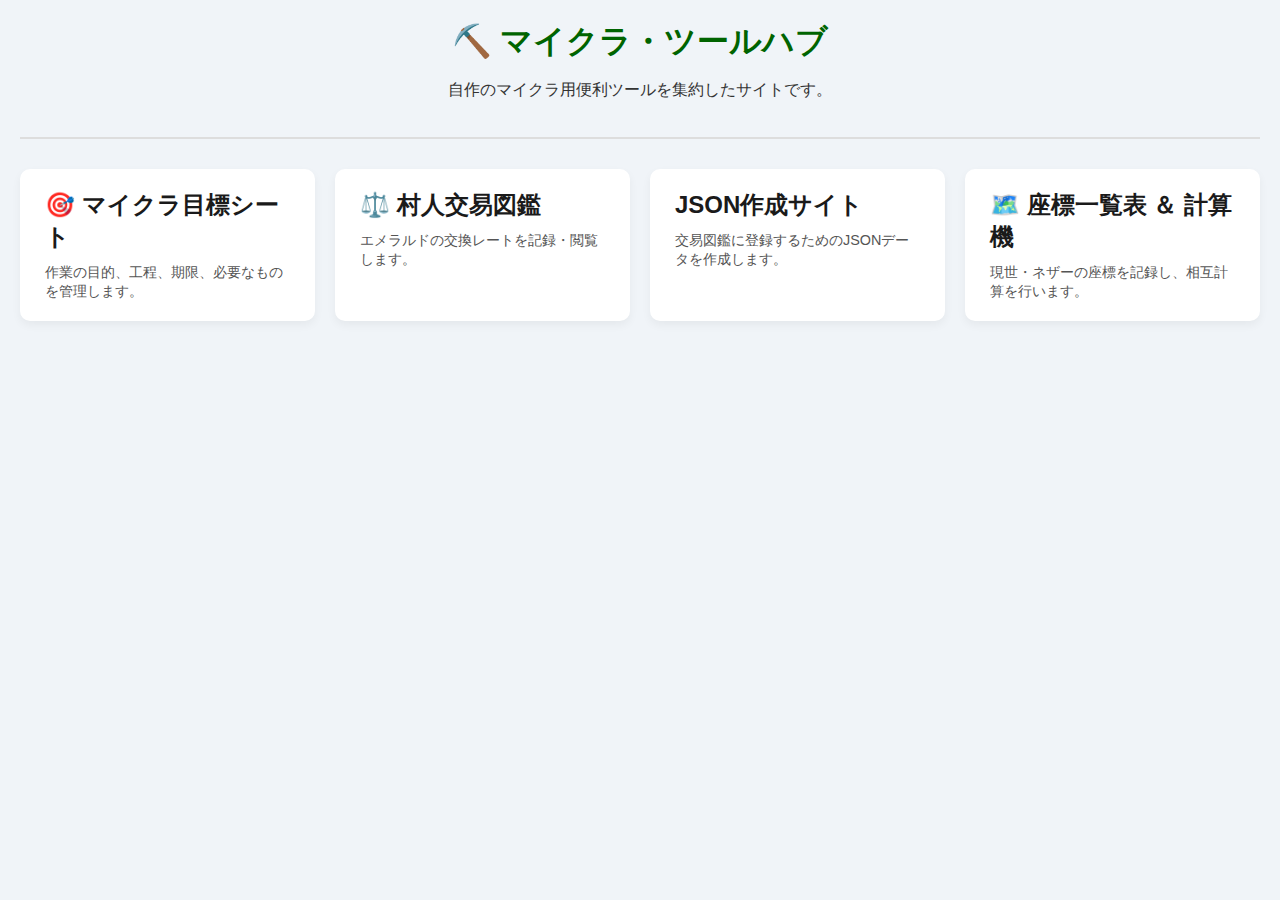
<file: minecraft-tools/index.html>
<!DOCTYPE html>
<html lang="ja">
<head>
    <meta charset="UTF-8">
    <meta name="viewport" content="width=device-width, initial-scale=1.0">
    <title>マイクラ・ツールハブ</title>
    <link rel="stylesheet" href="style.css">
</head>
<body>
    <header>
        <h1>⛏️ マイクラ・ツールハブ</h1>
        <p>自作のマイクラ用便利ツールを集約したサイトです。</p>
    </header>

    <main>
        <nav class="tool-menu">
            <ul>
                <li>
                    <a href="goal.html">
                        <h2>🎯 マイクラ目標シート</h2>
                        <p>作業の目的、工程、期限、必要なものを管理します。</p>
                    </a>
                </li>
                <li>
                    <a href="trades.html">
                        <h2>⚖️ 村人交易図鑑</h2>
                        <p>エメラルドの交換レートを記録・閲覧します。</p>
                    </a>
                </li>
                <li>
                    <a href="json_tool.html">
                        <h2>JSON作成サイト</h2>
                        <p>交易図鑑に登録するためのJSONデータを作成します。</p>
                    </a>
                </li>
                <li>
                    <a href="coords.html">
                        <h2>🗺️ 座標一覧表 ＆ 計算機</h2>
                        <p>現世・ネザーの座標を記録し、相互計算を行います。</p>
                    </a>
                </li>
            </ul>
        </nav>
    </main>
</body>
</html>
</file>
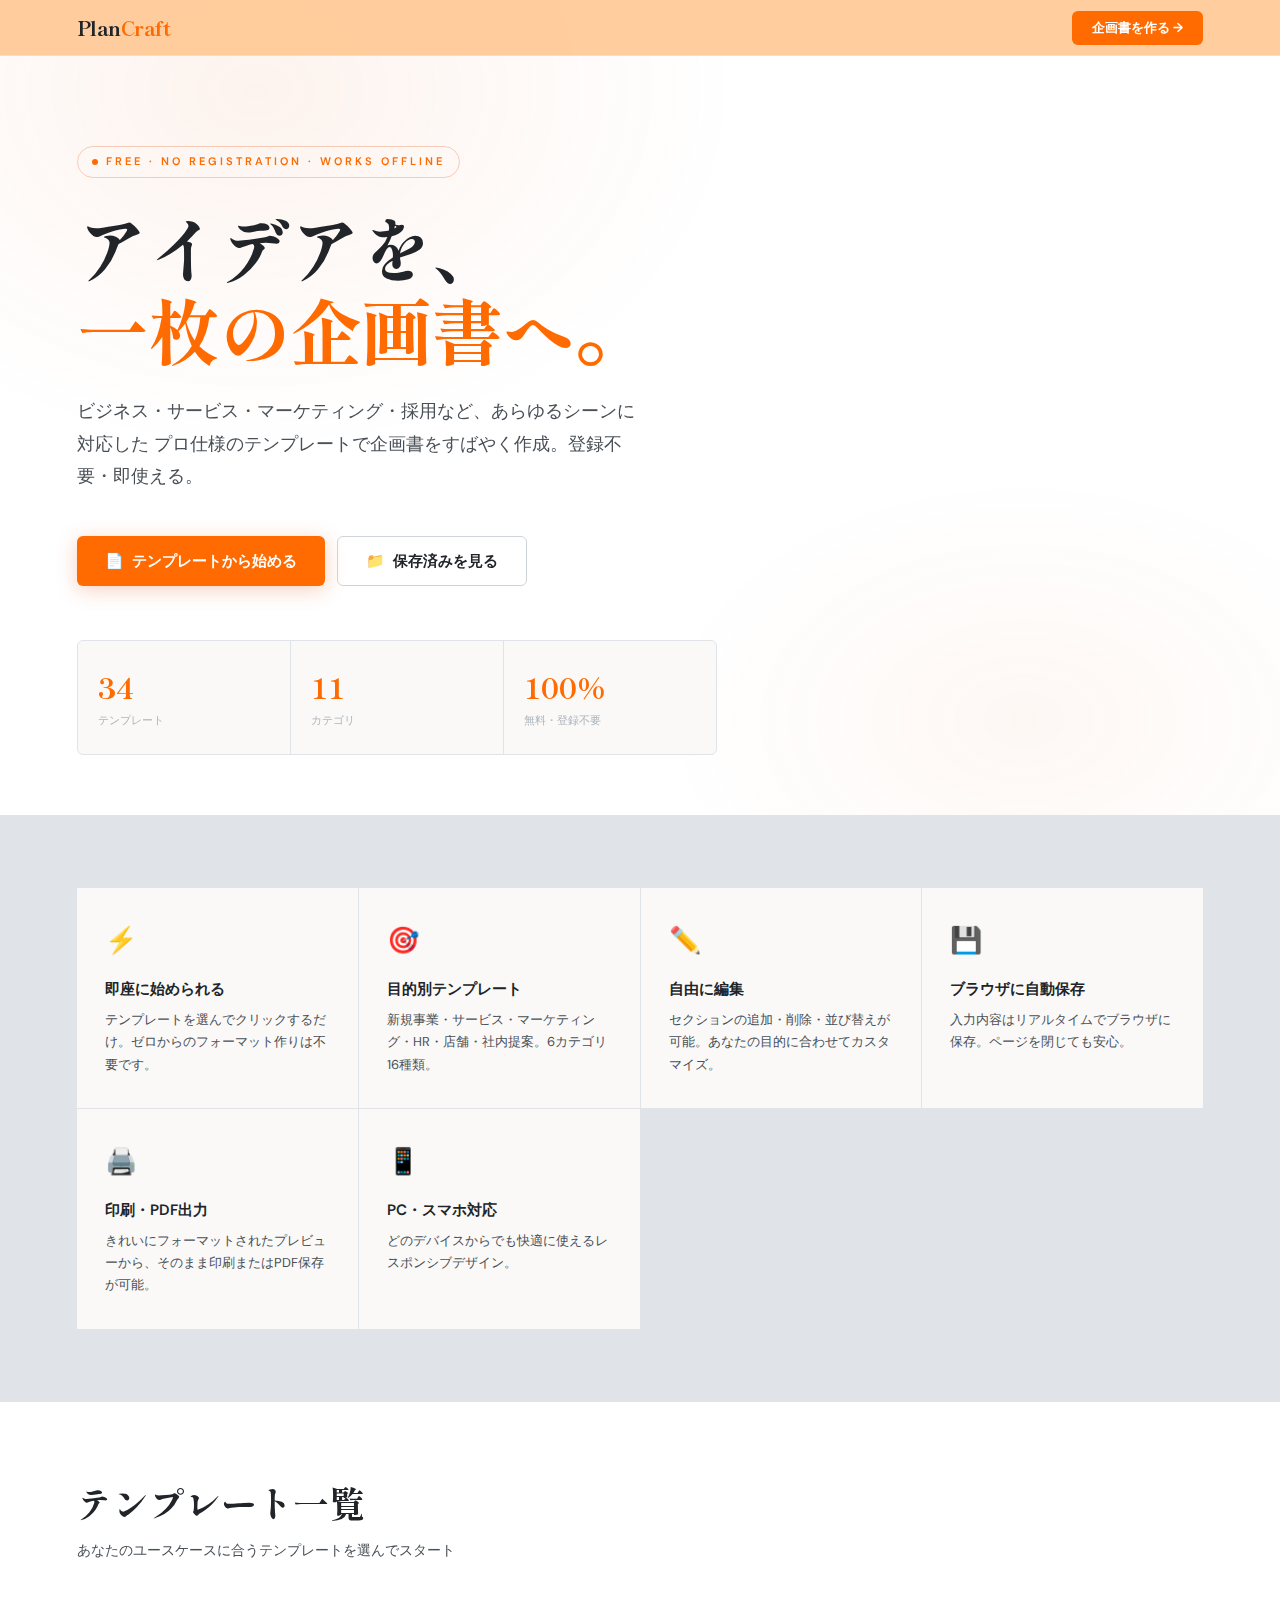
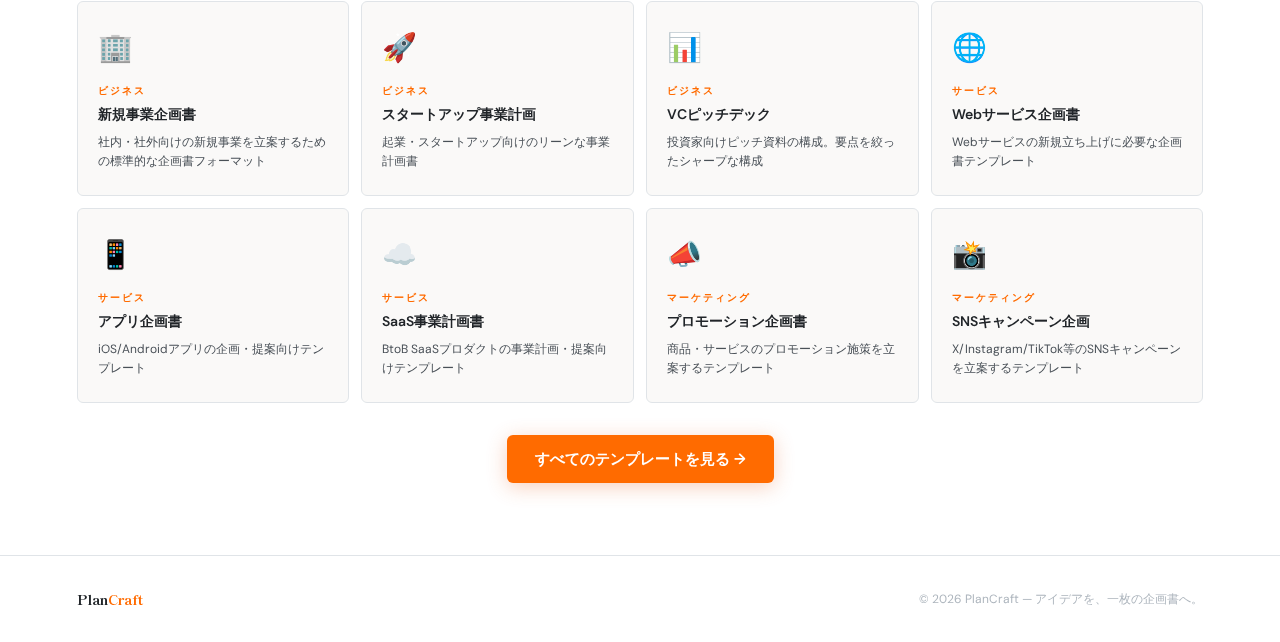
<file: PlanCraft/index.html>
<!DOCTYPE html>
<html lang="ja">
<head>
<meta charset="UTF-8">
<meta name="viewport" content="width=device-width, initial-scale=1.0">
<title>PlanCraft — 企画書を、すばやく。</title>
<script src="templates.js"></script>
<link rel="stylesheet" href="style.css"></link>
</head>
<body>
<!-- ════════════════════════════════
     LANDING VIEW
════════════════════════════════ -->
<div id="view-landing" class="view active">
  <nav class="land-nav">
    <div class="land-logo">Plan<span>Craft</span></div>
    <button class="land-nav-btn" onclick="showView('templates')">企画書を作る →</button>
  </nav>

  <div class="land-hero">
    <div class="land-eyebrow">Free · No Registration · Works Offline</div>
    <h1 class="land-h1">アイデアを、<br><em>一枚の企画書へ。</em></h1>
    <p class="land-sub">
      ビジネス・サービス・マーケティング・採用など、あらゆるシーンに対応した
      プロ仕様のテンプレートで企画書をすばやく作成。登録不要・即使える。
    </p>
    <div class="land-cta">
      <button class="btn-primary" onclick="showView('templates')">
        <span>📄</span> テンプレートから始める
      </button>
      <button class="btn-secondary" onclick="showView('mydocs')">
        <span>📁</span> 保存済みを見る
      </button>
    </div>
  </div>

  <div class="land-stats">
    <div class="stat-item">
      <div class="stat-num">34</div>
      <div class="stat-label">テンプレート</div>
    </div>
    <div class="stat-item">
      <div class="stat-num">11</div>
      <div class="stat-label">カテゴリ</div>
    </div>
    <div class="stat-item">
      <div class="stat-num">100%</div>
      <div class="stat-label">無料・登録不要</div>
    </div>
  </div>

  <div class="land-features">
    <div class="feat-card">
      <div class="feat-icon">⚡</div>
      <div class="feat-title">即座に始められる</div>
      <div class="feat-desc">テンプレートを選んでクリックするだけ。ゼロからのフォーマット作りは不要です。</div>
    </div>
    <div class="feat-card">
      <div class="feat-icon">🎯</div>
      <div class="feat-title">目的別テンプレート</div>
      <div class="feat-desc">新規事業・サービス・マーケティング・HR・店舗・社内提案。6カテゴリ16種類。</div>
    </div>
    <div class="feat-card">
      <div class="feat-icon">✏️</div>
      <div class="feat-title">自由に編集</div>
      <div class="feat-desc">セクションの追加・削除・並び替えが可能。あなたの目的に合わせてカスタマイズ。</div>
    </div>
    <div class="feat-card">
      <div class="feat-icon">💾</div>
      <div class="feat-title">ブラウザに自動保存</div>
      <div class="feat-desc">入力内容はリアルタイムでブラウザに保存。ページを閉じても安心。</div>
    </div>
    <div class="feat-card">
      <div class="feat-icon">🖨️</div>
      <div class="feat-title">印刷・PDF出力</div>
      <div class="feat-desc">きれいにフォーマットされたプレビューから、そのまま印刷またはPDF保存が可能。</div>
    </div>
    <div class="feat-card">
      <div class="feat-icon">📱</div>
      <div class="feat-title">PC・スマホ対応</div>
      <div class="feat-desc">どのデバイスからでも快適に使えるレスポンシブデザイン。</div>
    </div>
  </div>

  <div class="land-tmpl-section">
    <p class="section-heading">テンプレート一覧</p>
    <p class="section-sub">あなたのユースケースに合うテンプレートを選んでスタート</p>
    <div class="tmpl-grid" id="landing-tmpl-grid"></div>
    <div style="margin-top:32px;text-align:center;">
      <button class="btn-primary" onclick="showView('templates')" style="margin:0 auto;">
        すべてのテンプレートを見る →
      </button>
    </div>
  </div>

  <footer class="land-footer">
    <div class="land-footer-logo">Plan<span>Craft</span></div>
    <small>© 2026 PlanCraft — アイデアを、一枚の企画書へ。</small>
  </footer>
</div>

<!-- ════════════════════════════════
     TEMPLATE BROWSER VIEW
════════════════════════════════ -->
<div id="view-templates" class="view">
  <header class="tmpl-header">
    <div class="tmpl-logo" onclick="showView('landing')">Plan<span>Craft</span></div>
    <div class="tmpl-search-wrap">
      <span class="tmpl-search-icon">🔍</span>
      <input class="tmpl-search" id="tmpl-search-input" type="text" placeholder="テンプレートを検索..." oninput="filterTemplates()">
    </div>
    <button class="tmpl-back-btn" onclick="showView('mydocs')">📁 マイ企画書</button>
  </header>
  <div class="tmpl-body">
    <div class="cat-filters" id="cat-filters"></div>
    <div class="tmpl-grid" id="tmpl-grid-main"></div>
  </div>
</div>

<!-- ════════════════════════════════
     EDITOR VIEW
════════════════════════════════ -->
<div id="view-editor" class="view">
  <!-- Sidebar overlay -->
  <div class="sidebar-overlay" id="sidebar-overlay" onclick="closeSidebar()"></div>

  <!-- Sidebar -->
  <aside class="ed-sidebar" id="ed-sidebar">
    <div class="ed-sidebar-header">
      <div class="ed-sidebar-logo" onclick="goHome()">Plan<span>Craft</span></div>
      <button class="ed-section-act-btn" onclick="closeSidebar()" title="閉じる">✕</button>
    </div>
    <div class="ed-sidebar-body">
      <div class="ed-doc-info">
        <input class="ed-doc-title-input" id="ed-doc-title" type="text" placeholder="企画書タイトル" oninput="updateDocTitle(this.value)">
        <div class="ed-doc-tmpl-badge" id="ed-tmpl-badge">— テンプレート —</div>
      </div>
      <div class="ed-section-list-label">セクション</div>
      <div id="ed-section-nav"></div>
    </div>
    <div class="ed-sidebar-footer">
      <button class="ed-action-btn primary" onclick="goPreview()">👁 プレビュー・出力</button>
      <button class="ed-action-btn ghost" onclick="saveDocument()">💾 保存</button>
      <button class="ed-action-btn ghost" onclick="showView('templates')">＋ 新しい企画書</button>
    </div>
  </aside>

  <!-- Main -->
  <div class="ed-main">
    <div class="ed-topbar">
      <button class="ed-menu-btn" id="ed-menu-btn" onclick="toggleSidebar()">☰</button>
      <div class="ed-progress-wrap">
        <div class="ed-progress-label">
          <span>入力進捗</span>
          <span id="ed-progress-pct">0%</span>
        </div>
        <div class="ed-progress-bar">
          <div class="ed-progress-fill" id="ed-progress-fill" style="width:0%"></div>
        </div>
      </div>
      <div class="ed-topbar-actions">
        <button class="ed-topbar-btn outline" onclick="saveDocument()">💾 保存</button>
        <button class="ed-topbar-btn filled" onclick="goPreview()">👁 プレビュー</button>
      </div>
    </div>
    <div class="ed-content" id="ed-content">
      <!-- sections injected here -->
    </div>
  </div>
</div>

<!-- ════════════════════════════════
     PREVIEW VIEW
════════════════════════════════ -->
<div id="view-preview" class="view">
  <aside class="prev-sidebar">
    <h3>出力・操作</h3>
    <button class="prev-action primary" onclick="printDoc()">🖨 印刷 / PDF保存</button>
    <button class="prev-action ghost" onclick="copyMarkdown()">📋 Markdownコピー</button>
    <button class="prev-action ghost" onclick="backToEditor()">✏️ 編集に戻る</button>
    <button class="prev-back" onclick="goHome()">← ホームへ</button>
  </aside>
  <div class="prev-main" id="prev-main">
    <!-- rendered doc injected here -->
  </div>
</div>

<!-- ════════════════════════════════
     MY DOCS VIEW
════════════════════════════════ -->
<div id="view-mydocs" class="view">
  <header class="mydocs-header">
    <div class="mydocs-logo" onclick="showView('landing')">Plan<span>Craft</span></div>
    <button class="btn-primary" style="font-size:13px;padding:8px 18px;" onclick="showView('templates')">＋ 新しい企画書</button>
  </header>
  <div class="mydocs-body">
    <div class="mydocs-title-row">
      <h2 class="mydocs-heading">マイ企画書</h2>
      <span id="mydocs-count" style="font-size:13px;color:var(--text3)">0件</span>
    </div>
    <div class="docs-grid" id="docs-grid"></div>
  </div>
</div>

<!-- ════════════════════════════════
     MODAL
════════════════════════════════ -->
<div class="modal-overlay" id="modal-overlay">
  <div class="modal">
    <h3 id="modal-title">確認</h3>
    <p id="modal-body">よろしいですか？</p>
    <div class="modal-actions">
      <button class="modal-btn cancel" onclick="closeModal()">キャンセル</button>
      <button class="modal-btn danger" id="modal-confirm-btn">削除する</button>
    </div>
  </div>
</div>

<!-- Toast container -->
<div class="toast-container" id="toast-container"></div>

<script src="script.js"></script>
</body>
</html>
</file>
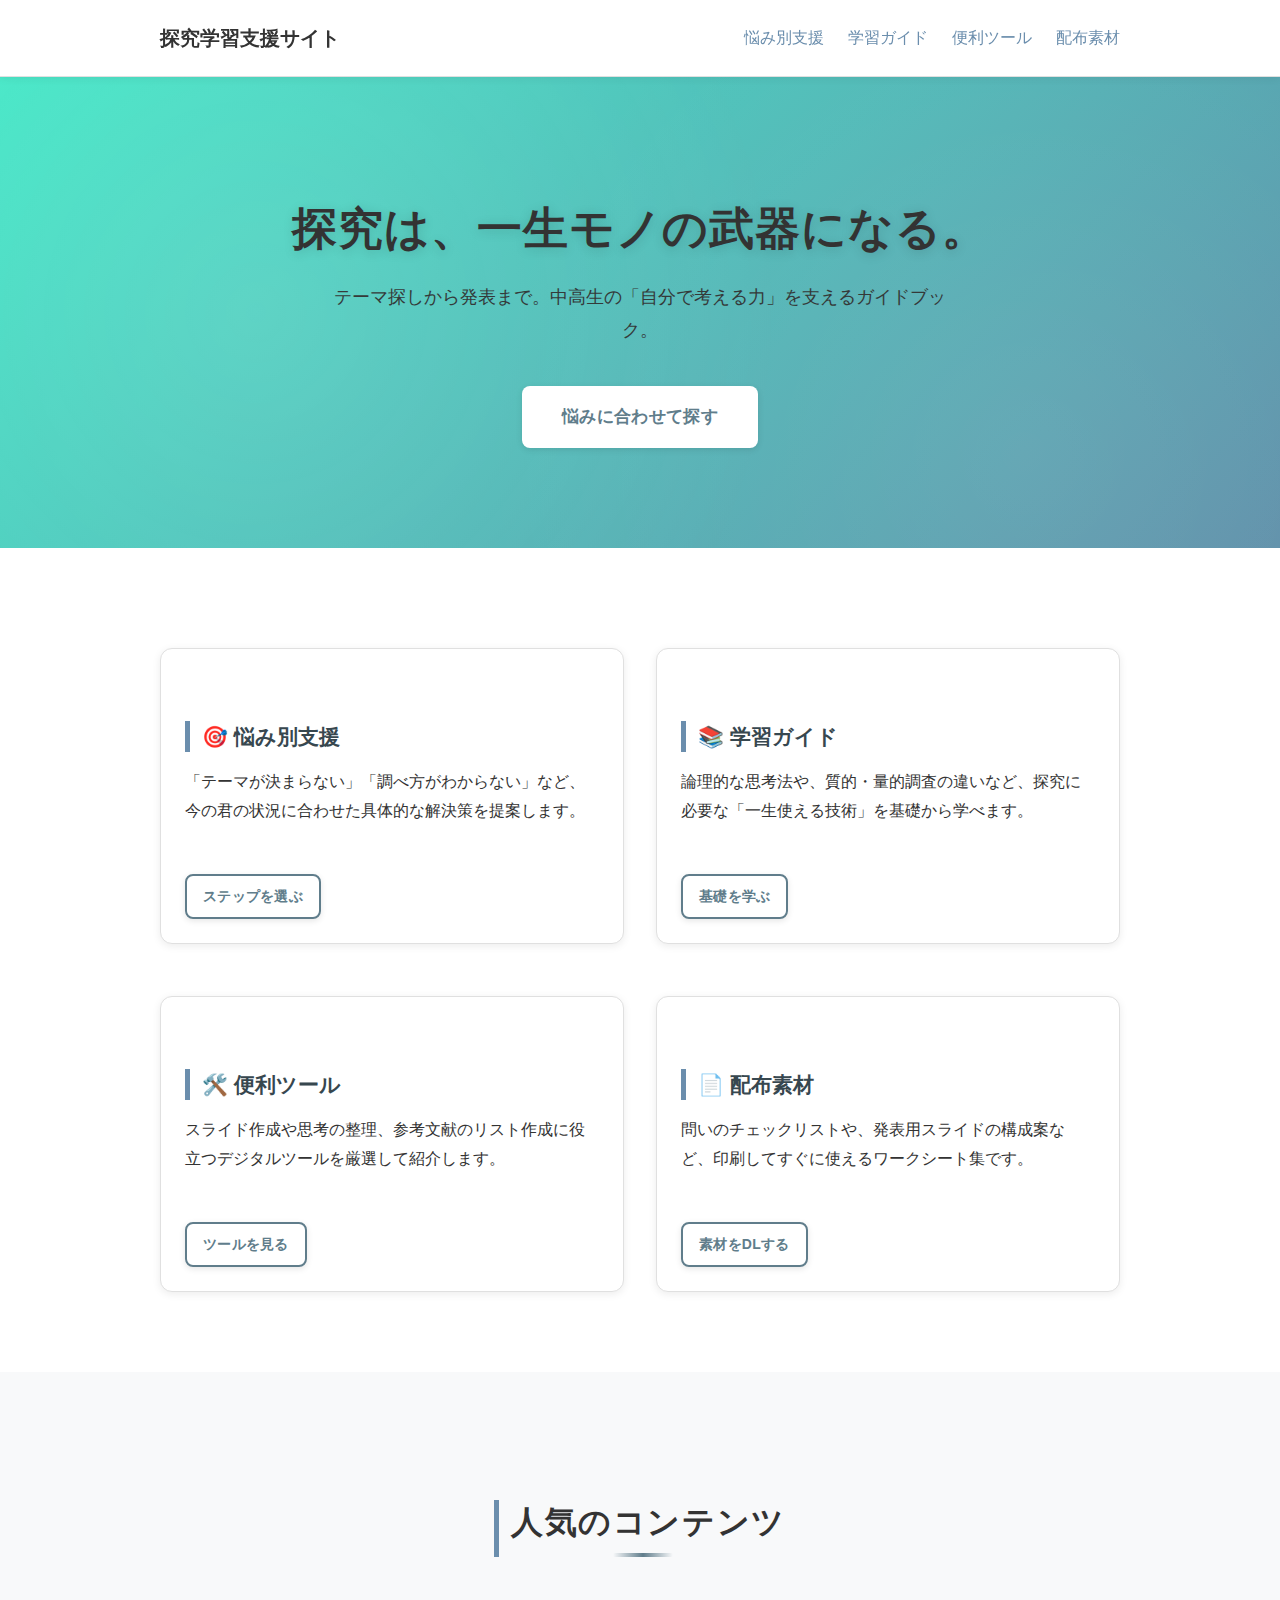
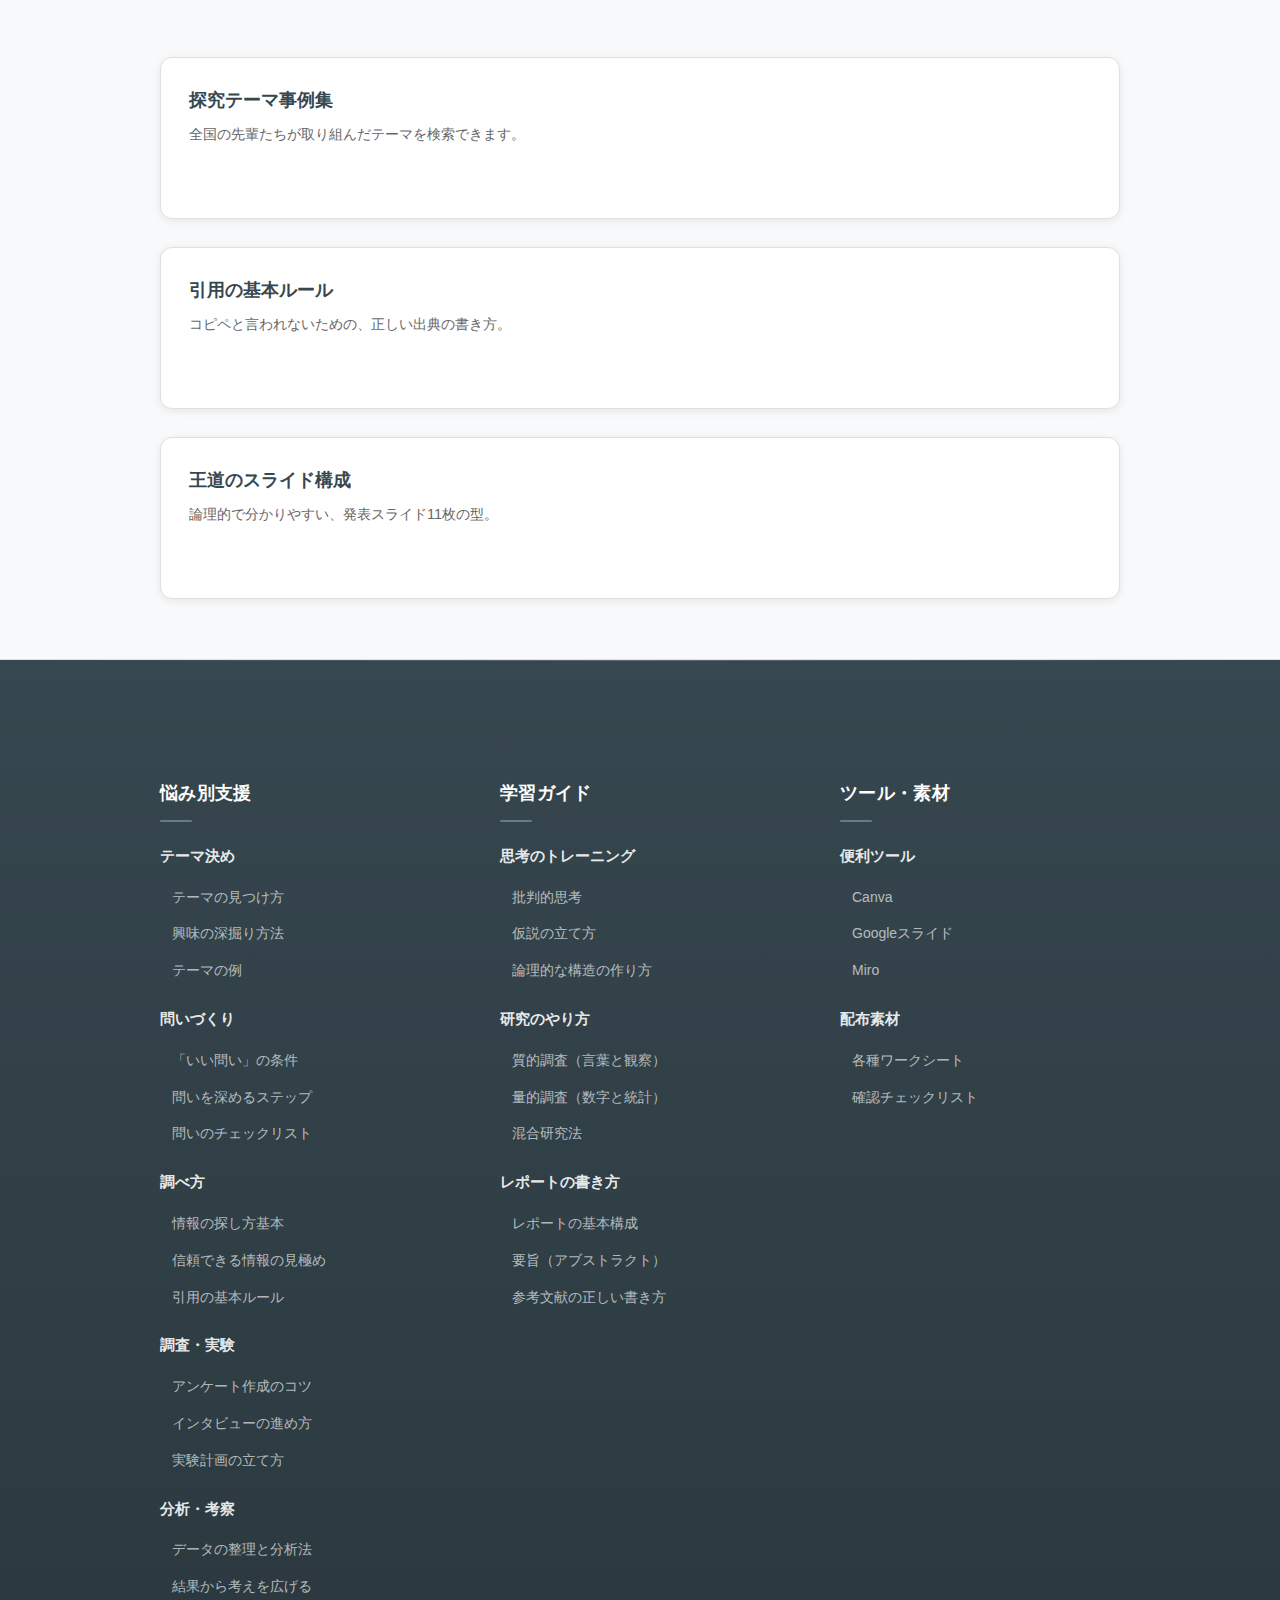
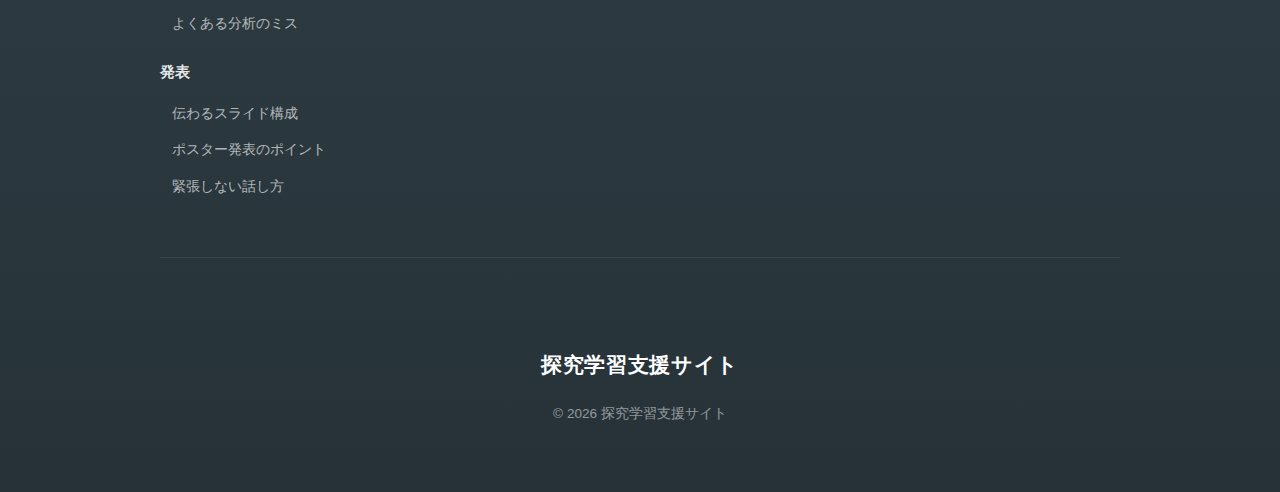
<file: 探究支援サイト/index.html>
<!DOCTYPE html>
<html lang="ja">
<head>
    <meta charset="UTF-8">
    <meta name="viewport" content="width=device-width, initial-scale=1.0">
    <title>探究学習支援サイト | 君の「知りたい」を形にする</title>
    <link rel="stylesheet" href="assets/css/style.css">
    <link rel="stylesheet" href="assets/css/layout.css">
    <style>
        /* トップページ専用：ヒーローエリア */
        .p-hero {
            background: linear-gradient(135deg, #45e7c7 0%, #5e8fa9 100%);
            color: #fff;
            padding: 120px 0 100px;
            text-align: center;
            position: relative;
            overflow: hidden;
        }
        .p-hero::before {
            content: "";
            position: absolute;
            top: 0;
            left: 0;
            right: 0;
            bottom: 0;
            background: 
                radial-gradient(circle at 20% 50%, rgba(255,255,255,0.1) 0%, transparent 50%),
                radial-gradient(circle at 80% 80%, rgba(255,255,255,0.08) 0%, transparent 50%);
            pointer-events: none;
        }
        .p-hero__content {
            position: relative;
            z-index: 1;
        }
        .p-hero__title {
            font-size: 2.8rem;
            margin-bottom: 20px;
            font-weight: bold;
            line-height: 1.4;
            letter-spacing: 0.02em;
            text-shadow: 0 2px 12px rgba(0,0,0,0.15);
        }
        .p-hero__desc {
            font-size: 1.15rem;
            opacity: 0.95;
            margin-bottom: 40px;
            line-height: 1.8;
            max-width: 640px;
            margin-left: auto;
            margin-right: auto;
        }
        
        /* セクション見出しの装飾 */
        .c-section-title {
            text-align: center;
            margin-bottom: 56px;
        }
        .c-section-title h2 {
            font-size: 2rem;
            display: inline-block;
            position: relative;
            padding-bottom: 12px;
            letter-spacing: 0.05em;
        }
        .c-section-title h2::after {
            content: "";
            position: absolute;
            bottom: 0;
            left: 50%;
            transform: translateX(-50%);
            width: 60px;
            height: 4px;
            background: linear-gradient(90deg, transparent, #607D8B, transparent);
            border-radius: 2px;
        }
        
        /* カードの強化 */
        .c-card {
            transition: all 0.3s cubic-bezier(0.4, 0, 0.2, 1);
            border-radius: 12px;
            box-shadow: 0 2px 8px rgba(0,0,0,0.08);
            position: relative;
            overflow: hidden;
        }
        .c-card::before {
            content: "";
            position: absolute;
            top: 0;
            left: 0;
            right: 0;
            height: 4px;
            background: linear-gradient(90deg, #607D8B, #78909C);
            opacity: 0;
            transition: opacity 0.3s ease;
        }
        .c-card:hover {
            transform: translateY(-4px);
            box-shadow: 0 12px 24px rgba(0,0,0,0.12);
        }
        .c-card:hover::before {
            opacity: 1;
        }
        .c-card h2 {
            font-size: 1.3rem;
            color: #37474F;
            line-height: 1.5;
        }
        .c-card__title {
            display: block;
            font-size: 1.15rem;
            font-weight: 600;
            color: #37474F;
            margin-bottom: 8px;
            line-height: 1.5;
        }
        
        /* ボタンの強化 */
        .c-btn {
            transition: all 0.3s ease;
            font-weight: 600;
            letter-spacing: 0.02em;
            border-radius: 8px;
            box-shadow: 0 2px 6px rgba(0,0,0,0.1);
        }
        .c-btn--primary {
            background: #fff;
            color: #607D8B;
            padding: 16px 40px;
            font-size: 1.05rem;
        }
        .c-btn--primary:hover {
            background: #f5f5f5;
            transform: translateY(-2px);
            box-shadow: 0 6px 16px rgba(0,0,0,0.15);
        }
        .c-btn--outline {
            border: 2px solid #607D8B;
            color: #607D8B;
        }
        .c-btn--outline:hover {
            background: #607D8B;
            color: #fff;
            transform: translateY(-1px);
        }
        
        /* グリッドの調整 */
        .l-grid {
            gap: 28px;
        }
        .l-grid--2col {
            gap: 32px;
        }
        
        /* セクション間隔の調整 */
        .l-section {
            padding: 80px 0;
        }
        
        /* 人気コンテンツカードの特別スタイル */
        .c-card--popular {
            text-decoration: none;
            display: block;
            padding: 28px;
            background: #fff;
            height: 100%;
        }
        .c-card--popular .text-sub {
            color: #666;
            font-size: 0.9rem;
            line-height: 1.7;
            margin-top: 8px;
        }
        
        /* フッターの改善 */
        .l-footer {
            background: linear-gradient(180deg, #37474F 0%, #263238 100%);
            color: rgba(255,255,255,0.8);
            padding: 70px 0 32px;
            position: relative;
        }
        .l-footer::before {
            content: "";
            position: absolute;
            top: 0;
            left: 0;
            right: 0;
            height: 1px;
            background: linear-gradient(90deg, transparent, rgba(255,255,255,0.2), transparent);
        }
        .l-footer-sitemap {
            display: grid;
            grid-template-columns: repeat(3, 1fr);
            gap: 60px;
            margin-bottom: 56px;
            padding-bottom: 48px;
            border-bottom: 1px solid rgba(255,255,255,0.08);
        }
        .l-footer-sitemap__group {
            min-width: 0;
        }
        .l-footer-sitemap__title {
            font-weight: 700;
            color: #fff;
            margin-bottom: 20px;
            font-size: 1.1rem;
            letter-spacing: 0.02em;
            position: relative;
            padding-bottom: 12px;
        }
        .l-footer-sitemap__title::after {
            content: "";
            position: absolute;
            bottom: 0;
            left: 0;
            width: 32px;
            height: 2px;
            background: #607D8B;
            border-radius: 1px;
        }
        .l-footer-sitemap__list {
            list-style: none;
            padding: 0;
            margin: 0;
        }
        .l-footer-sitemap__list > li {
            margin-bottom: 20px;
        }
        .l-footer-sitemap__list > li:last-child {
            margin-bottom: 0;
        }
        .l-footer-sitemap__list > li > a {
            color: rgba(255,255,255,0.9);
            font-weight: 600;
            font-size: 0.95rem;
            transition: all 0.2s ease;
            display: inline-block;
        }
        .l-footer-sitemap__list > li > a:hover {
            color: #fff;
            transform: translateX(4px);
        }
        .l-footer-sitemap__sub {
            list-style: none;
            padding: 0;
            margin: 12px 0 0 0;
        }
        .l-footer-sitemap__sub li {
            margin-bottom: 8px;
        }
        .l-footer-sitemap__sub a {
            color: rgba(255,255,255,0.65);
            font-size: 0.875rem;
            transition: all 0.2s ease;
            display: inline-block;
            position: relative;
            padding-left: 12px;
        }
        .l-footer-sitemap__sub a::before {
            content: "→";
            position: absolute;
            left: 0;
            opacity: 0;
            transition: opacity 0.2s ease;
        }
        .l-footer-sitemap__sub a:hover {
            color: rgba(255,255,255,0.95);
            padding-left: 16px;
        }
        .l-footer-sitemap__sub a:hover::before {
            opacity: 1;
        }
        .l-footer__bottom {
            padding-top: 32px;
        }
        .l-footer__logo {
            font-size: 1.3rem;
            font-weight: 700;
            color: #fff;
            margin-bottom: 16px;
            letter-spacing: 0.03em;
        }
        .l-footer__bottom small {
            color: rgba(255,255,255,0.5);
            font-size: 0.85rem;
        }
        
        @media (max-width: 1024px) {
            .l-footer-sitemap {
                grid-template-columns: 1fr;
                gap: 40px;
            }
        }
        
        /* ヘッダーの改善 */
        .l-header {
            box-shadow: 0 2px 8px rgba(0,0,0,0.06);
            position: sticky;
            top: 0;
            z-index: 100;
            background: #fff;
        }
        
        /* ユーティリティ */
        .u-bg-light {
            background: #f8f9fa;
        }
        .u-mb-16 {
            margin-bottom: 16px;
        }
        .u-mb-24 {
            margin-bottom: 24px;
        }
        .u-text-center {
            text-align: center;
        }
        
        /* レスポンシブ調整 */
        @media (max-width: 768px) {
            .p-hero {
                padding: 80px 0 60px;
            }
            .p-hero__title {
                font-size: 2rem;
            }
            .p-hero__desc {
                font-size: 1rem;
            }
            .c-section-title h2 {
                font-size: 1.6rem;
            }
            .l-section {
                padding: 60px 0;
            }
        }
    </style>
</head>
<body>

    <header class="l-header">
        <div class="l-container l-header__inner">
            <div class="l-header__logo"><a href="./">探究学習支援サイト</a></div>
            <nav class="l-header__nav">
                <ul class="l-header__list">
                    <li><a href="./support/">悩み別支援</a></li>
                    <li><a href="./guides/">学習ガイド</a></li>
                    <li><a href="./tools/">便利ツール</a></li>
                    <li><a href="./downloads/">配布素材</a></li>
                </ul>
            </nav>
        </div>
    </header>

    <main>
        <section class="p-hero">
            <div class="l-container">
                <div class="p-hero__content">
                    <h1 class="p-hero__title">探究は、一生モノの武器になる。</h1>
                    <p class="p-hero__desc">テーマ探しから発表まで。中高生の「自分で考える力」を支えるガイドブック。</p>
                    <a href="./support/" class="c-btn c-btn--primary">悩みに合わせて探す</a>
                </div>
            </div>
        </section>

        <section class="l-section">
            <div class="l-container">
                <div class="l-grid l-grid--2col">
                    <div class="c-card">
                        <h2 class="u-mb-16">🎯 悩み別支援</h2>
                        <p class="u-mb-24">「テーマが決まらない」「調べ方がわからない」など、今の君の状況に合わせた具体的な解決策を提案します。</p>
                        <a href="./support/" class="c-btn c-btn--outline c-btn--sm">ステップを選ぶ</a>
                    </div>
                    <div class="c-card">
                        <h2 class="u-mb-16">📚 学習ガイド</h2>
                        <p class="u-mb-24">論理的な思考法や、質的・量的調査の違いなど、探究に必要な「一生使える技術」を基礎から学べます。</p>
                        <a href="./guides/" class="c-btn c-btn--outline c-btn--sm">基礎を学ぶ</a>
                    </div>
                    <div class="c-card">
                        <h2 class="u-mb-16">🛠️ 便利ツール</h2>
                        <p class="u-mb-24">スライド作成や思考の整理、参考文献のリスト作成に役立つデジタルツールを厳選して紹介します。</p>
                        <a href="./tools/" class="c-btn c-btn--outline c-btn--sm">ツールを見る</a>
                    </div>
                    <div class="c-card">
                        <h2 class="u-mb-16">📄 配布素材</h2>
                        <p class="u-mb-24">問いのチェックリストや、発表用スライドの構成案など、印刷してすぐに使えるワークシート集です。</p>
                        <a href="./downloads/" class="c-btn c-btn--outline c-btn--sm">素材をDLする</a>
                    </div>
                </div>
            </div>
        </section>

        <section class="l-section u-bg-light">
            <div class="l-container">
                <div class="c-section-title">
                    <h2>人気のコンテンツ</h2>
                </div>
                <div class="l-grid l-grid--3col">
                    <a href="./support/theme/examples.html" class="c-card c-card--popular">
                        <span class="c-card__title">探究テーマ事例集</span>
                        <p class="text-sub">全国の先輩たちが取り組んだテーマを検索できます。</p>
                    </a>
                    <a href="./support/research/citation-basics.html" class="c-card c-card--popular">
                        <span class="c-card__title">引用の基本ルール</span>
                        <p class="text-sub">コピペと言われないための、正しい出典の書き方。</p>
                    </a>
                    <a href="./support/presentation/slide-structure.html" class="c-card c-card--popular">
                        <span class="c-card__title">王道のスライド構成</span>
                        <p class="text-sub">論理的で分かりやすい、発表スライド11枚の型。</p>
                    </a>
                </div>
            </div>
        </section>
    </main>

    <footer class="l-footer">
        <div class="l-container">
            <div class="l-footer-sitemap">
                
                <div class="l-footer-sitemap__group">
                    <p class="l-footer-sitemap__title">悩み別支援</p>
                    <ul class="l-footer-sitemap__list">
                        <li>
                            <a href="./support/theme/">テーマ決め</a>
                            <ul class="l-footer-sitemap__sub">
                                <li><a href="./support/theme/how-to-find.html">テーマの見つけ方</a></li>
                                <li><a href="./support/theme/narrow-down.html">興味の深掘り方法</a></li>
                                <li><a href="./support/theme/examples.html">テーマの例</a></li>
                            </ul>
                        </li>
                        <li>
                            <a href="./support/question/">問いづくり</a>
                            <ul class="l-footer-sitemap__sub">
                                <li><a href="./support/question/good-question.html">「いい問い」の条件</a></li>
                                <li><a href="./support/question/deepen-question.html">問いを深めるステップ</a></li>
                                <li><a href="./support/question/checklist.html">問いのチェックリスト</a></li>
                            </ul>
                        </li>
                        <li>
                            <a href="./support/research/">調べ方</a>
                            <ul class="l-footer-sitemap__sub">
                                <li><a href="./support/research/how-to-search.html">情報の探し方基本</a></li>
                                <li><a href="./support/research/reliable-sources.html">信頼できる情報の見極め</a></li>
                                <li><a href="./support/research/citation-basics.html">引用の基本ルール</a></li>
                            </ul>
                        </li>
                        <li>
                            <a href="./support/investigation/">調査・実験</a>
                            <ul class="l-footer-sitemap__sub">
                                <li><a href="./support/investigation/survey-design.html">アンケート作成のコツ</a></li>
                                <li><a href="./support/investigation/interview-tips.html">インタビューの進め方</a></li>
                                <li><a href="./support/investigation/experiment-plan.html">実験計画の立て方</a></li>
                            </ul>
                        </li>
                        <li>
                            <a href="./support/analysis/">分析・考察</a>
                            <ul class="l-footer-sitemap__sub">
                                <li><a href="./support/analysis/how-to-analyze.html">データの整理と分析法</a></li>
                                <li><a href="./support/analysis/from-result-to-idea.html">結果から考えを広げる</a></li>
                                <li><a href="./support/analysis/common-mistakes.html">よくある分析のミス</a></li>
                            </ul>
                        </li>
                        <li>
                            <a href="./support/presentation/">発表</a>
                            <ul class="l-footer-sitemap__sub">
                                <li><a href="./support/presentation/slide-structure.html">伝わるスライド構成</a></li>
                                <li><a href="./support/presentation/poster-tips.html">ポスター発表のポイント</a></li>
                                <li><a href="./support/presentation/speaking-tips.html">緊張しない話し方</a></li>
                            </ul>
                        </li>
                    </ul>
                </div>

                <div class="l-footer-sitemap__group">
                    <p class="l-footer-sitemap__title">学習ガイド</p>
                    <ul class="l-footer-sitemap__list">
                        <li>
                            <a href="./guides/thinking/">思考のトレーニング</a>
                            <ul class="l-footer-sitemap__sub">
                                <li><a href="./guides/thinking/critical-thinking.html">批判的思考</a></li>
                                <li><a href="./guides/thinking/hypothesis.html">仮説の立て方</a></li>
                                <li><a href="./guides/thinking/logic-structure.html">論理的な構造の作り方</a></li>
                            </ul>
                        </li>
                        <li>
                            <a href="./guides/methods/">研究のやり方</a>
                            <ul class="l-footer-sitemap__sub">
                                <li><a href="./guides/methods/qualitative.html">質的調査（言葉と観察）</a></li>
                                <li><a href="./guides/methods/quantitative.html">量的調査（数字と統計）</a></li>
                                <li><a href="./guides/methods/mixed-methods.html">混合研究法</a></li>
                            </ul>
                        </li>
                        <li>
                            <a href="./guides/writing/">レポートの書き方</a>
                            <ul class="l-footer-sitemap__sub">
                                <li><a href="./guides/writing/report-structure.html">レポートの基本構成</a></li>
                                <li><a href="./guides/writing/abstract-howto.html">要旨（アブストラクト）</a></li>
                                <li><a href="./guides/writing/reference-writing.html">参考文献の正しい書き方</a></li>
                            </ul>
                        </li>
                    </ul>
                </div>

                <div class="l-footer-sitemap__group">
                    <p class="l-footer-sitemap__title">ツール・素材</p>
                    <ul class="l-footer-sitemap__list">
                        <li>
                            <a href="./tools/">便利ツール</a>
                            <ul class="l-footer-sitemap__sub">
                                <li><a href="./tools/presentation/canva.html">Canva</a></li>
                                <li><a href="./tools/presentation/google-slides.html">Googleスライド</a></li>
                                <li><a href="./tools/presentation/miro.html">Miro</a></li>
                            </ul>
                        </li>
                        <li>
                            <a href="./downloads/">配布素材</a>
                            <ul class="l-footer-sitemap__sub">
                                <li><a href="./downloads/#worksheets">各種ワークシート</a></li>
                                <li><a href="./downloads/#checklists">確認チェックリスト</a></li>
                            </ul>
                        </li>
                    </ul>
                </div>

            </div>
            <div class="l-footer__bottom u-text-center">
                <p class="l-footer__logo">探究学習支援サイト</p>
                <small>&copy; 2026 探究学習支援サイト</small>
            </div>
        </div>
    </footer>

</body>
</html>
</file>
<file: minecraft-tools/style.css>
/* 基本設定 */
body {
    font-family: -apple-system, BlinkMacSystemFont, "Segoe UI", Roboto, "Helvetica Neue", Arial, sans-serif;
    background-color: #f0f4f8; /* 薄い背景色 */
    color: #333;
    margin: 0;
    padding: 20px;
}

/* ヘッダー */
header {
    text-align: center;
    border-bottom: 2px solid #ddd;
    padding-bottom: 20px;
    margin-bottom: 30px;
}

header h1 {
    color: #006400; /* 深い緑色 */
    margin: 0;
}

/* ツールメニュー (リンク一覧) */
.tool-menu ul {
    list-style-type: none; /* 点を消す */
    padding: 0;
    margin: 0;
    display: grid;
    /* 画面幅に応じて列数を変更 */
    grid-template-columns: repeat(auto-fit, minmax(280px, 1fr));
    gap: 20px; /* カード間の隙間 */
}

.tool-menu li {
    background-color: #ffffff; /* 白いカード背景 */
    border-radius: 10px;
    box-shadow: 0 4px 10px rgba(0, 0, 0, 0.05);
    transition: transform 0.2s, box-shadow 0.2s;
}

.tool-menu li:hover {
    transform: translateY(-5px); /* 少し浮き上がる */
    box-shadow: 0 8px 15px rgba(0, 0, 0, 0.1);
}

.tool-menu a {
    display: block;
    padding: 20px 25px;
    text-decoration: none; /* 下線を消す */
    color: inherit; /* 親要素の色を継承 */
}

.tool-menu h2 {
    margin: 0 0 10px 0;
    color: #1a1a1a;
}

.tool-menu p {
    margin: 0;
    font-size: 0.9em;
    color: #555;
}
</file>
<file: PlanCraft/style.css>
/* ═══════════════════════════════════════════
   DESIGN SYSTEM — Warm Editorial Dark
   Typeface: Shippori Mincho (JP display) + DM Sans (UI)
   Palette: Deep Charcoal × Warm Cream × Ember Orange
═══════════════════════════════════════════ */
@import url('https://fonts.googleapis.com/css2?family=Shippori+Mincho:wght@400;700;800&family=DM+Sans:wght@300;400;500;600&family=JetBrains+Mono:wght@400;500&display=swap');

/*:root {
  --bg:        #13120f;
  --bg2:       #1c1a16;
  --bg3:       #252219;
  --border:    #2e2b24;
  --border2:   #3d3930;
  --text:      #e8e2d5;
  --text2:     #9c9585;
  --text3:     #5c5850;
  --ember:     #e8682a;
  --ember2:    #f09050;
  --cream:     #f0ead8;
  --green:     #5cb88a;
  --red:       #e05050;
  --r:         6px;
  --font-jp:   'Shippori Mincho', serif;
  --font-ui:   'DM Sans', sans-serif;
  --font-mono: 'JetBrains Mono', monospace;
  --sidebar-w: 280px;
  --header-h:  56px;
}*/

:root {
  /* 背景：白を基調に階層化 */
  --bg:         #ffffff; /* メイン背景 */
  --bg2:        #faf9f8; /* サイドバーやカード */
  --bg3:        #f0f2f5; /* ホバー時などの強調背景 */

  /* ボーダー：薄いグレーで清潔感を出す */
  --border:     #e0e4e8;
  --border2:    #ced4da;

  /* テキスト：真っ黒ではなく濃いグレーで読みやすく */
  --text:       #212529; /* メイン文字 */
  --text2:      #495057; /* 補足説明 */
  --text3:      #adb5bd; /* 無効状態やプレースホルダー */

  /* アクセント（オレンジ）：彩度を少し上げたエネルギッシュな色 */
  --ember:      #ff6b00; /* プライマリボタンなど */
  --ember2:     #ff8533; /* ホバー時 */

  /* その他 */
  --cream:      #fffaf0; /* ハイライト用 */
  --green:      #28a745;
  --red:        #dc3545;

  /* レイアウト（変更なし） */
  --r:          6px;
  --font-jp:    'Shippori Mincho', serif;
  --font-ui:    'DM Sans', sans-serif;
  --font-mono:  'JetBrains Mono', monospace;
  --sidebar-w:  280px;
  --header-h:   56px;
}

*, *::before, *::after { box-sizing: border-box; margin: 0; padding: 0; }
html { scroll-behavior: smooth; }
body {
  font-family: var(--font-ui);
  background: var(--bg);
  color: var(--text);
  min-height: 100vh;
  font-size: 14px;
  line-height: 1.6;
  overflow-x: hidden;
}
button { font-family: var(--font-ui); cursor: pointer; border: none; background: none; }
input, textarea { font-family: var(--font-ui); }
a { text-decoration: none; color: inherit; }
::selection { background: var(--ember); color: #fff; }
::-webkit-scrollbar { width: 6px; height: 6px; }
::-webkit-scrollbar-track { background: var(--bg); }
::-webkit-scrollbar-thumb { background: var(--border2); border-radius: 3px; }

/* ─── VIEWS ─── */
.view { display: none; min-height: 100vh; }
.view.active { display: flex; flex-direction: column; }

/* ═══════════════════════════════════════════
   LANDING PAGE
═══════════════════════════════════════════ */
#view-landing {
  background: var(--bg);
  position: relative;
  overflow: hidden;
}
#view-landing::before {
  content: '';
  position: fixed;
  inset: 0;
  background:
    radial-gradient(ellipse 800px 600px at 20% 10%, rgba(232,104,42,0.08) 0%, transparent 60%),
    radial-gradient(ellipse 600px 400px at 80% 80%, rgba(232,104,42,0.05) 0%, transparent 60%);
  pointer-events: none;
  z-index: 0;
}

/* Nav */
.land-nav {
  position: sticky;
  top: 0;
  z-index: 100;
  display: flex;
  align-items: center;
  justify-content: space-between;
  padding: 0 6%;
  height: var(--header-h);
  background: rgba(255, 196, 141, 0.85);
  backdrop-filter: blur(12px);
  border-bottom: 1px solid var(--border);
}
.land-logo {
  font-family: var(--font-jp);
  font-size: 20px;
  font-weight: 800;
  letter-spacing: -0.5px;
}
.land-logo span { color: var(--ember); }
.land-nav-btn {
  padding: 8px 20px;
  border-radius: var(--r);
  font-size: 13px;
  font-weight: 600;
  background: var(--ember);
  color: #fff;
  transition: background 0.2s, transform 0.15s;
}
.land-nav-btn:hover { background: var(--ember2); transform: translateY(-1px); }

/* Hero */
.land-hero {
  position: relative;
  z-index: 1;
  padding: clamp(60px, 10vh, 120px) 6% clamp(40px, 6vh, 80px);
  max-width: 900px;
}
.land-eyebrow {
  display: inline-flex;
  align-items: center;
  gap: 8px;
  font-size: 11px;
  font-weight: 600;
  letter-spacing: 3px;
  text-transform: uppercase;
  color: var(--ember);
  margin-bottom: 28px;
  padding: 6px 14px;
  border: 1px solid rgba(232,104,42,0.3);
  border-radius: 100px;
}
.land-eyebrow::before { content: ''; width: 6px; height: 6px; border-radius: 50%; background: var(--ember); animation: pulse 2s infinite; }
@keyframes pulse { 0%,100%{opacity:1} 50%{opacity:0.3} }

.land-h1 {
  font-family: var(--font-jp);
  font-size: clamp(36px, 6vw, 72px);
  font-weight: 800;
  line-height: 1.15;
  letter-spacing: -1px;
  margin-bottom: 24px;
}
.land-h1 em { font-style: normal; color: var(--ember); }
.land-sub {
  font-size: clamp(14px, 2vw, 18px);
  color: var(--text2);
  line-height: 1.8;
  max-width: 560px;
  margin-bottom: 44px;
}
.land-cta {
  display: flex;
  gap: 12px;
  flex-wrap: wrap;
}
.btn-primary {
  display: inline-flex;
  align-items: center;
  gap: 8px;
  padding: 14px 28px;
  border-radius: var(--r);
  font-size: 15px;
  font-weight: 600;
  background: var(--ember);
  color: #fff;
  transition: all 0.2s;
  box-shadow: 0 4px 20px rgba(232,104,42,0.3);
}
.btn-primary:hover { background: var(--ember2); transform: translateY(-2px); box-shadow: 0 8px 28px rgba(232,104,42,0.4); }
.btn-secondary {
  display: inline-flex;
  align-items: center;
  gap: 8px;
  padding: 14px 28px;
  border-radius: var(--r);
  font-size: 15px;
  font-weight: 600;
  color: var(--text);
  border: 1px solid var(--border2);
  transition: all 0.2s;
}
.btn-secondary:hover { border-color: var(--ember); color: var(--ember); transform: translateY(-2px); }

/* Stats */
.land-stats {
  position: relative;
  z-index: 1;
  display: flex;
  gap: 0;
  margin: 0 6%;
  border: 1px solid var(--border);
  border-radius: var(--r);
  overflow: hidden;
  background: var(--bg2);
  max-width: 640px;
}
.stat-item {
  flex: 1;
  padding: 24px 20px;
  border-right: 1px solid var(--border);
}
.stat-item:last-child { border-right: none; }
.stat-num { font-family: var(--font-jp); font-size: 28px; font-weight: 800; color: var(--ember); }
.stat-label { font-size: 11px; color: var(--text3); margin-top: 2px; }

/* Features */
.land-features {
  position: relative;
  z-index: 1;
  padding: clamp(60px,8vh,100px) 6%;
  display: grid;
  grid-template-columns: repeat(auto-fill, minmax(240px, 1fr));
  gap: 1px;
  background: var(--border);
  border-top: 1px solid var(--border);
  border-bottom: 1px solid var(--border);
  margin-top: 60px;
}
.feat-card {
  background: var(--bg2);
  padding: 32px 28px;
  transition: background 0.2s;
}
.feat-card:hover { background: var(--bg3); }
.feat-icon { font-size: 26px; margin-bottom: 16px; }
.feat-title { font-size: 15px; font-weight: 600; margin-bottom: 8px; }
.feat-desc { font-size: 13px; color: var(--text2); line-height: 1.7; }

/* Template preview on landing */
.land-tmpl-section {
  position: relative;
  z-index: 1;
  padding: clamp(60px,8vh,100px) 6%;
}
.section-heading {
  font-family: var(--font-jp);
  font-size: clamp(22px,4vw,36px);
  font-weight: 800;
  margin-bottom: 8px;
}
.section-sub { font-size: 14px; color: var(--text2); margin-bottom: 40px; }

/* Footer */
.land-footer {
  position: relative;
  z-index: 1;
  border-top: 1px solid var(--border);
  padding: 32px 6%;
  display: flex;
  justify-content: space-between;
  align-items: center;
  flex-wrap: wrap;
  gap: 12px;
}
.land-footer-logo { font-family: var(--font-jp); font-weight: 800; }
.land-footer-logo span { color: var(--ember); }
.land-footer small { font-size: 12px; color: var(--text3); }

/* ═══════════════════════════════════════════
   TEMPLATE BROWSER
═══════════════════════════════════════════ */
#view-templates {
  background: var(--bg);
}
.tmpl-header {
  position: sticky;
  top: 0;
  z-index: 100;
  background: rgba(255, 196, 141, 0.85);
  backdrop-filter: blur(12px);
  border-bottom: 1px solid var(--border);
  padding: 0 6%;
  display: flex;
  align-items: center;
  justify-content: space-between;
  height: var(--header-h);
  gap: 12px;
  flex-shrink: 0;
}
.tmpl-logo {
  font-family: var(--font-jp);
  font-size: 18px;
  font-weight: 800;
  cursor: pointer;
  white-space: nowrap;
}
.tmpl-logo span { color: var(--ember); }

.tmpl-search-wrap {
  flex: 1;
  max-width: 400px;
  position: relative;
}
.tmpl-search {
  width: 100%;
  background: var(--bg3);
  border: 1px solid var(--border);
  border-radius: var(--r);
  padding: 8px 12px 8px 36px;
  color: var(--text);
  font-size: 13px;
  outline: none;
  transition: border-color 0.2s;
}
.tmpl-search:focus { border-color: var(--ember); }
.tmpl-search::placeholder { color: var(--text3); }
.tmpl-search-icon {
  position: absolute;
  left: 10px;
  top: 50%;
  transform: translateY(-50%);
  color: var(--text3);
  pointer-events: none;
  font-size: 14px;
}
.tmpl-back-btn {
  display: flex;
  align-items: center;
  gap: 6px;
  color: #fff;
  font-size: 13px;
  padding: 6px 12px;
  background: var(--ember);
  border-radius: var(--r);
  transition: color 0.2s, background 0.2s;
  white-space: nowrap;
}
.tmpl-back-btn:hover { color: var(--text); background: var(--bg3); }

.tmpl-body { flex: 1; padding: 40px 6%; overflow-y: auto; }

/* Category filter */
.cat-filters {
  display: flex;
  gap: 8px;
  flex-wrap: wrap;
  margin-bottom: 32px;
}
.cat-btn {
  padding: 6px 16px;
  border-radius: 100px;
  font-size: 12px;
  font-weight: 500;
  color: var(--text2);
  border: 1px solid var(--border);
  background: var(--bg2);
  transition: all 0.2s;
}
.cat-btn:hover { border-color: var(--ember); color: var(--ember); }
.cat-btn.active { background: var(--ember); color: #fff; border-color: var(--ember); }

/* Template grid */
.tmpl-grid {
  display: grid;
  grid-template-columns: repeat(auto-fill, minmax(220px, 1fr));
  gap: 12px;
}
.tmpl-card {
  background: var(--bg2);
  border: 1px solid var(--border);
  border-radius: var(--r);
  padding: 24px 20px;
  cursor: pointer;
  transition: all 0.2s;
  position: relative;
  overflow: hidden;
}
.tmpl-card::before {
  content: '';
  position: absolute;
  inset: 0;
  background: linear-gradient(135deg, rgba(232,104,42,0.06) 0%, transparent 60%);
  opacity: 0;
  transition: opacity 0.2s;
}
.tmpl-card:hover { border-color: var(--ember); transform: translateY(-2px); box-shadow: 0 8px 24px rgba(0,0,0,0.3); }
.tmpl-card:hover::before { opacity: 1; }
.tmpl-card-icon { font-size: 28px; margin-bottom: 12px; }
.tmpl-card-cat {
  font-size: 10px;
  font-weight: 600;
  letter-spacing: 2px;
  text-transform: uppercase;
  color: var(--ember);
  margin-bottom: 6px;
}
.tmpl-card-name { font-size: 14px; font-weight: 600; margin-bottom: 8px; line-height: 1.4; }
.tmpl-card-desc { font-size: 12px; color: var(--text2); line-height: 1.6; }
.tmpl-card-sections {
  margin-top: 14px;
  font-size: 11px;
  color: var(--text3);
  display: flex;
  align-items: center;
  gap: 4px;
}
.tmpl-card:hover .tmpl-card-sections { color: var(--text2); }

/* ═══════════════════════════════════════════
   EDITOR
═══════════════════════════════════════════ */
#view-editor {
  background: var(--bg);
  flex-direction: row;
  height: 100vh;
  overflow: hidden;
}

/* Sidebar */
.ed-sidebar {
  width: var(--sidebar-w);
  flex-shrink: 0;
  background: var(--bg2);
  border-right: 1px solid var(--border);
  display: flex;
  flex-direction: column;
  height: 100vh;
  overflow: hidden;
  transition: transform 0.3s;
}
.ed-sidebar-header {
  padding: 0 16px;
  height: var(--header-h);
  border-bottom: 1px solid var(--border);
  display: flex;
  align-items: center;
  justify-content: space-between;
  flex-shrink: 0;
}
.ed-sidebar-logo {
  font-family: var(--font-jp);
  font-size: 17px;
  font-weight: 800;
  cursor: pointer;
}
.ed-sidebar-logo span { color: var(--ember); }

.ed-sidebar-body { flex: 1; overflow-y: auto; padding: 16px 12px; }

.ed-doc-info {
  padding: 12px;
  background: var(--bg3);
  border-radius: var(--r);
  margin-bottom: 16px;
  border: 1px solid var(--border);
}
.ed-doc-title-input {
  width: 100%;
  background: none;
  border: none;
  color: var(--text);
  font-size: 14px;
  font-weight: 600;
  font-family: var(--font-jp);
  outline: none;
  padding: 0;
  margin-bottom: 4px;
}
.ed-doc-tmpl-badge {
  font-size: 10px;
  color: var(--ember);
  letter-spacing: 1px;
}

.ed-section-list-label {
  font-size: 10px;
  font-weight: 600;
  letter-spacing: 2px;
  text-transform: uppercase;
  color: var(--text3);
  margin-bottom: 8px;
  padding: 0 4px;
}
.ed-section-nav-item {
  display: flex;
  align-items: center;
  gap: 8px;
  padding: 8px 10px;
  border-radius: var(--r);
  cursor: pointer;
  font-size: 12px;
  color: var(--text2);
  transition: all 0.15s;
  margin-bottom: 2px;
}
.ed-section-nav-item:hover { background: var(--bg3); color: var(--text); }
.ed-section-nav-item.active { background: rgba(232,104,42,0.12); color: var(--ember); }
.ed-section-nav-dot {
  width: 6px;
  height: 6px;
  border-radius: 50%;
  background: var(--border2);
  flex-shrink: 0;
}
.ed-section-nav-item.active .ed-section-nav-dot { background: var(--ember); }
.ed-section-nav-item.filled .ed-section-nav-dot { background: var(--green); }

.ed-sidebar-footer {
  padding: 12px;
  border-top: 1px solid var(--border);
  display: flex;
  flex-direction: column;
  gap: 8px;
  flex-shrink: 0;
}
.ed-action-btn {
  width: 100%;
  padding: 9px 12px;
  border-radius: var(--r);
  font-size: 13px;
  font-weight: 500;
  display: flex;
  align-items: center;
  justify-content: center;
  gap: 8px;
  transition: all 0.2s;
}
.ed-action-btn.primary { background: var(--ember); color: #fff; }
.ed-action-btn.primary:hover { background: var(--ember2); }
.ed-action-btn.ghost { color: var(--text2); border: 1px solid var(--border); }
.ed-action-btn.ghost:hover { border-color: var(--text2); color: var(--text); }

/* Main editor area */
.ed-main {
  flex: 1;
  display: flex;
  flex-direction: column;
  overflow: hidden;
}
.ed-topbar {
  height: var(--header-h);
  background: rgba(19,18,15,0.95);
  border-bottom: 1px solid var(--border);
  display: flex;
  align-items: center;
  padding: 0 24px;
  gap: 12px;
  flex-shrink: 0;
}
.ed-menu-btn {
  display: none;
  color: var(--text2);
  font-size: 18px;
  padding: 6px;
  border-radius: var(--r);
}
.ed-menu-btn:hover { background: var(--bg3); color: var(--text); }
.ed-progress-wrap { flex: 1; max-width: 300px; }
.ed-progress-label {
  font-size: 11px;
  color: var(--text3);
  margin-bottom: 4px;
  display: flex;
  justify-content: space-between;
}
.ed-progress-bar {
  height: 3px;
  background: var(--border);
  border-radius: 2px;
  overflow: hidden;
}
.ed-progress-fill {
  height: 100%;
  background: linear-gradient(90deg, var(--ember), var(--ember2));
  border-radius: 2px;
  transition: width 0.4s ease;
}
.ed-topbar-actions { margin-left: auto; display: flex; gap: 8px; }
.ed-topbar-btn {
  padding: 7px 14px;
  border-radius: var(--r);
  font-size: 12px;
  font-weight: 500;
  display: flex;
  align-items: center;
  gap: 6px;
  transition: all 0.2s;
}
.ed-topbar-btn.outline { border: 1px solid var(--border); color: #fff; }
.ed-topbar-btn.outline:hover { border-color: var(--text2); color: #fff; }
.ed-topbar-btn.filled { background: var(--ember); color: #fff; }
.ed-topbar-btn.filled:hover { background: var(--ember2); }

/* Sections */
.ed-content { flex: 1; overflow-y: auto; padding: 32px 24px; }
.ed-section-block {
  background: var(--bg2);
  border: 1px solid var(--border);
  border-radius: var(--r);
  margin-bottom: 16px;
  overflow: hidden;
  transition: border-color 0.2s, box-shadow 0.2s;
}
.ed-section-block:focus-within {
  border-color: var(--ember);
  box-shadow: 0 0 0 3px rgba(232,104,42,0.1);
}
.ed-section-head {
  display: flex;
  align-items: center;
  padding: 14px 16px;
  border-bottom: 1px solid var(--border);
  background: var(--bg3);
  gap: 10px;
}
.ed-section-num {
  font-family: var(--font-mono);
  font-size: 10px;
  color: var(--text3);
  background: var(--bg);
  padding: 2px 7px;
  border-radius: 3px;
  flex-shrink: 0;
}
.ed-section-title-input {
  flex: 1;
  background: none;
  border: none;
  color: var(--text);
  font-size: 13px;
  font-weight: 600;
  font-family: var(--font-ui);
  outline: none;
  padding: 0;
}
.ed-section-title-input::placeholder { color: var(--text3); }
.ed-section-actions { display: flex; gap: 4px; }
.ed-section-act-btn {
  width: 28px;
  height: 28px;
  border-radius: 4px;
  color: var(--text3);
  font-size: 14px;
  display: flex;
  align-items: center;
  justify-content: center;
  transition: all 0.15s;
}
.ed-section-act-btn:hover { background: var(--bg); color: var(--text2); }
.ed-section-act-btn.danger:hover { color: var(--red); background: rgba(224,80,80,0.1); }
.ed-section-textarea {
  width: 100%;
  min-height: 120px;
  padding: 16px;
  background: none;
  border: none;
  color: var(--text);
  font-size: 13px;
  line-height: 1.8;
  font-family: var(--font-ui);
  resize: vertical;
  outline: none;
}
.ed-section-textarea::placeholder { color: var(--text3); font-style: italic; }
.ed-section-footer {
  padding: 6px 16px;
  border-top: 1px solid var(--border);
  display: flex;
  justify-content: flex-end;
  align-items: center;
  gap: 8px;
}
.ed-char-count { font-size: 10px; color: var(--text3); font-family: var(--font-mono); }
.ed-filled-badge {
  font-size: 10px;
  padding: 2px 8px;
  border-radius: 100px;
  background: rgba(92,184,138,0.12);
  color: var(--green);
  font-weight: 500;
}

/* Add section button */
.ed-add-section {
  display: flex;
  align-items: center;
  justify-content: center;
  gap: 8px;
  width: 100%;
  padding: 14px;
  border: 2px dashed var(--border);
  border-radius: var(--r);
  color: var(--text3);
  font-size: 13px;
  font-weight: 500;
  transition: all 0.2s;
  cursor: pointer;
  margin-top: 4px;
}
.ed-add-section:hover { border-color: var(--ember); color: var(--ember); background: rgba(232,104,42,0.04); }

/* ═══════════════════════════════════════════
   PREVIEW / EXPORT
═══════════════════════════════════════════ */
#view-preview {
  background: var(--bg);
  flex-direction: row;
  height: 100vh;
  overflow: hidden;
}
.prev-sidebar {
  width: 240px;
  flex-shrink: 0;
  background: var(--bg2);
  border-right: 1px solid var(--border);
  display: flex;
  flex-direction: column;
  padding: 20px 16px;
  gap: 8px;
}
.prev-sidebar h3 {
  font-size: 11px;
  font-weight: 600;
  letter-spacing: 2px;
  text-transform: uppercase;
  color: var(--text3);
  margin-bottom: 8px;
}
.prev-action {
  padding: 10px 14px;
  border-radius: var(--r);
  font-size: 13px;
  font-weight: 500;
  display: flex;
  align-items: center;
  gap: 8px;
  transition: all 0.2s;
  cursor: pointer;
  width: 100%;
  text-align: left;
}
.prev-action.primary { background: var(--ember); color: #fff; }
.prev-action.primary:hover { background: var(--ember2); }
.prev-action.ghost { color: var(--text2); border: 1px solid var(--border); }
.prev-action.ghost:hover { border-color: var(--text2); color: var(--text); }
.prev-back {
  display: flex;
  align-items: center;
  gap: 6px;
  color: var(--text2);
  font-size: 13px;
  cursor: pointer;
  padding: 8px 4px;
  border-radius: var(--r);
  margin-top: auto;
  transition: color 0.2s;
}
.prev-back:hover { color: var(--ember); }

.prev-main {
  flex: 1;
  overflow-y: auto;
  padding: 40px;
  background: #f5f2eb;
}

/* Print document styles */
.doc-paper {
  max-width: 780px;
  margin: 0 auto;
  background: #fff;
  color: #1a1a1a;
  border-radius: 4px;
  box-shadow: 0 4px 40px rgba(0,0,0,0.15);
  overflow: hidden;
  font-family: 'Noto Sans JP', var(--font-ui), sans-serif;
}
.doc-cover {
  padding: 48px 56px 36px;
  border-bottom: 3px solid #1a1a1a;
  position: relative;
}
.doc-cover-category {
  font-size: 10px;
  font-weight: 700;
  letter-spacing: 4px;
  text-transform: uppercase;
  color: #e8682a;
  margin-bottom: 20px;
}
.doc-cover-title {
  font-size: clamp(24px, 4vw, 40px);
  font-weight: 800;
  line-height: 1.2;
  font-family: 'Shippori Mincho', serif;
  margin-bottom: 12px;
  letter-spacing: -0.5px;
}
.doc-cover-meta {
  font-size: 12px;
  color: #888;
  display: flex;
  gap: 20px;
  flex-wrap: wrap;
  margin-top: 24px;
}
.doc-toc {
  padding: 32px 56px;
  border-bottom: 1px solid #e8e8e8;
  background: #fafafa;
}
.doc-toc-title {
  font-size: 11px;
  font-weight: 700;
  letter-spacing: 3px;
  text-transform: uppercase;
  color: #888;
  margin-bottom: 16px;
}
.doc-toc-item {
  display: flex;
  align-items: center;
  gap: 12px;
  padding: 6px 0;
  font-size: 13px;
  color: #333;
  border-bottom: 1px dashed #e8e8e8;
}
.doc-toc-item:last-child { border-bottom: none; }
.doc-toc-num { font-family: var(--font-mono); font-size: 11px; color: #e8682a; min-width: 24px; }
.doc-sections { padding: 0 56px 56px; }
.doc-section {
  padding-top: 40px;
  border-bottom: 1px solid #f0f0f0;
  padding-bottom: 32px;
}
.doc-section:last-child { border-bottom: none; }
.doc-section-header {
  display: flex;
  align-items: flex-start;
  gap: 16px;
  margin-bottom: 16px;
}
.doc-section-num {
  font-family: var(--font-mono);
  font-size: 11px;
  color: #e8682a;
  background: rgba(232,104,42,0.08);
  padding: 4px 8px;
  border-radius: 4px;
  flex-shrink: 0;
  margin-top: 3px;
}
.doc-section-title {
  font-size: 18px;
  font-weight: 700;
  color: #1a1a1a;
  font-family: 'Shippori Mincho', serif;
  line-height: 1.3;
}
.doc-section-content {
  font-size: 13px;
  line-height: 1.9;
  color: #333;
  white-space: pre-wrap;
  word-break: break-word;
  padding-left: 40px;
}
.doc-section-empty {
  font-size: 12px;
  color: #bbb;
  font-style: italic;
  padding-left: 40px;
}

/* ═══════════════════════════════════════════
   MY DOCUMENTS
═══════════════════════════════════════════ */
#view-mydocs {
  background: var(--bg);
}
.mydocs-header {
  position: sticky;
  top: 0;
  z-index: 100;
  background: rgba(19,18,15,0.92);
  backdrop-filter: blur(12px);
  border-bottom: 1px solid var(--border);
  padding: 0 6%;
  display: flex;
  align-items: center;
  justify-content: space-between;
  height: var(--header-h);
  flex-shrink: 0;
}
.mydocs-logo { font-family: var(--font-jp); font-size: 18px; font-weight: 800; cursor: pointer; }
.mydocs-logo span { color: var(--ember); }
.mydocs-body { flex: 1; padding: 40px 6%; }
.mydocs-title-row {
  display: flex;
  align-items: center;
  justify-content: space-between;
  margin-bottom: 32px;
  flex-wrap: wrap;
  gap: 12px;
}
.mydocs-heading { font-family: var(--font-jp); font-size: 28px; font-weight: 800; }
.docs-grid {
  display: grid;
  grid-template-columns: repeat(auto-fill, minmax(260px, 1fr));
  gap: 12px;
}
.doc-card {
  background: var(--bg2);
  border: 1px solid var(--border);
  border-radius: var(--r);
  padding: 20px;
  cursor: pointer;
  transition: all 0.2s;
}
.doc-card:hover { border-color: var(--ember); transform: translateY(-2px); box-shadow: 0 8px 24px rgba(0,0,0,0.3); }
.doc-card-icon { font-size: 24px; margin-bottom: 10px; }
.doc-card-tmpl { font-size: 10px; color: var(--ember); letter-spacing: 1.5px; font-weight: 600; margin-bottom: 4px; }
.doc-card-title { font-size: 15px; font-weight: 700; font-family: var(--font-jp); margin-bottom: 6px; }
.doc-card-meta { font-size: 11px; color: var(--text3); display: flex; gap: 12px; }
.doc-card-progress {
  margin-top: 12px;
  height: 3px;
  background: var(--border);
  border-radius: 2px;
  overflow: hidden;
}
.doc-card-fill {
  height: 100%;
  background: linear-gradient(90deg, var(--ember), var(--ember2));
}
.doc-card-actions {
  margin-top: 12px;
  display: flex;
  gap: 6px;
  opacity: 0;
  transition: opacity 0.2s;
}
.doc-card:hover .doc-card-actions { opacity: 1; }
.doc-card-act {
  flex: 1;
  padding: 6px 8px;
  border-radius: 4px;
  font-size: 11px;
  font-weight: 500;
  text-align: center;
  transition: all 0.15s;
}
.doc-card-act.edit { background: var(--ember); color: #fff; }
.doc-card-act.edit:hover { background: var(--ember2); }
.doc-card-act.del { border: 1px solid var(--border); color: var(--text3); }
.doc-card-act.del:hover { border-color: var(--red); color: var(--red); }

.empty-state {
  text-align: center;
  padding: 80px 20px;
  color: var(--text3);
}
.empty-state-icon { font-size: 48px; margin-bottom: 16px; }
.empty-state-text { font-size: 15px; margin-bottom: 24px; }

/* ═══════════════════════════════════════════
   TOAST
═══════════════════════════════════════════ */
.toast-container {
  position: fixed;
  bottom: 24px;
  right: 24px;
  z-index: 9999;
  display: flex;
  flex-direction: column;
  gap: 8px;
}
.toast {
  background: var(--bg2);
  border: 1px solid var(--border);
  border-radius: var(--r);
  padding: 12px 16px;
  font-size: 13px;
  display: flex;
  align-items: center;
  gap: 10px;
  box-shadow: 0 8px 24px rgba(0,0,0,0.3);
  animation: slideIn 0.3s ease;
  min-width: 240px;
}
.toast.success { border-color: var(--green); }
.toast.success .toast-icon { color: var(--green); }
.toast.info { border-color: var(--ember); }
.toast.info .toast-icon { color: var(--ember); }
@keyframes slideIn { from { opacity:0; transform:translateX(20px); } to { opacity:1; transform:none; } }

/* ═══════════════════════════════════════════
   MODAL
═══════════════════════════════════════════ */
.modal-overlay {
  display: none;
  position: fixed;
  inset: 0;
  background: rgba(0,0,0,0.7);
  backdrop-filter: blur(4px);
  z-index: 1000;
  align-items: center;
  justify-content: center;
  padding: 20px;
}
.modal-overlay.open { display: flex; }
.modal {
  background: var(--bg2);
  border: 1px solid var(--border);
  border-radius: 10px;
  padding: 32px;
  max-width: 440px;
  width: 100%;
  box-shadow: 0 24px 64px rgba(0,0,0,0.5);
}
.modal h3 { font-size: 18px; font-weight: 700; margin-bottom: 8px; }
.modal p { font-size: 13px; color: var(--text2); margin-bottom: 24px; line-height: 1.7; }
.modal-actions { display: flex; gap: 10px; justify-content: flex-end; }
.modal-btn {
  padding: 9px 20px;
  border-radius: var(--r);
  font-size: 13px;
  font-weight: 500;
  transition: all 0.2s;
}
.modal-btn.cancel { border: 1px solid var(--border); color: var(--text2); }
.modal-btn.cancel:hover { border-color: var(--text2); color: var(--text); }
.modal-btn.danger { background: var(--red); color: #fff; }
.modal-btn.danger:hover { opacity: 0.85; }

/* ═══════════════════════════════════════════
   SIDEBAR OVERLAY (mobile)
═══════════════════════════════════════════ */
.sidebar-overlay {
  display: none;
  position: fixed;
  inset: 0;
  background: rgba(0,0,0,0.6);
  z-index: 90;
}

/* ═══════════════════════════════════════════
   RESPONSIVE
═══════════════════════════════════════════ */
@media (max-width: 768px) {
  :root { --sidebar-w: 260px; }

  /* Landing */
  .land-stats { flex-direction: row; }
  .land-features { grid-template-columns: 1fr 1fr; }

  /* Editor: sidebar becomes drawer */
  #view-editor { flex-direction: column; }
  .ed-sidebar {
    position: fixed;
    top: 0; left: 0;
    z-index: 95;
    transform: translateX(-100%);
    height: 100vh;
  }
  .ed-sidebar.open { transform: translateX(0); }
  .sidebar-overlay.open { display: block; }
  .ed-main { width: 100%; height: 100vh; }
  .ed-menu-btn { display: flex; }
  .ed-topbar { padding: 0 16px; }
  .ed-content { padding: 20px 16px; }

  /* Preview: stack vertically */
  #view-preview { flex-direction: column; height: auto; min-height: 100vh; }
  .prev-sidebar {
    width: 100%;
    flex-direction: row;
    flex-wrap: wrap;
    padding: 12px 16px;
    gap: 8px;
    border-right: none;
    border-bottom: 1px solid var(--border);
  }
  .prev-sidebar h3 { display: none; }
  .prev-action { flex: 1; min-width: 120px; }
  .prev-back { margin-top: 0; }
  .prev-main { padding: 20px 12px; background: #eae7de; }
  .doc-paper { border-radius: 2px; }
  .doc-cover { padding: 32px 24px 24px; }
  .doc-toc { padding: 24px; }
  .doc-sections { padding: 0 24px 40px; }
  .doc-section-content, .doc-section-empty { padding-left: 0; }
}

@media (max-width: 480px) {
  .land-features { grid-template-columns: 1fr; }
  .tmpl-grid { grid-template-columns: 1fr 1fr; }
  .docs-grid { grid-template-columns: 1fr; }
  .land-stats { flex-direction: column; }
  .stat-item { border-right: none; border-bottom: 1px solid var(--border); }
  .stat-item:last-child { border-bottom: none; }
}

/* ─── Print ─── */
@media print {
  body { background: #fff !important; }
  .prev-sidebar { display: none !important; }
  #view-preview { height: auto; }
  .prev-main { padding: 0; background: #fff; }
  .doc-paper { box-shadow: none; }
}
</file>
<file: 探究支援サイト/assets/css/layout.css>
@charset "UTF-8";

/* ==========================================================================
   レイアウト・グリッド設計
   ========================================================================== */

/* 1. コンテナ（中央揃え・最大幅制限） */
.l-container {
    max-width: 1000px;
    margin: 0 auto;
    padding: 0 20px;
}

/* 2. ヘッダーレイアウト */
.l-header {
    background-color: #FFFFFF;
    border-bottom: 1px solid #E0E0E0;
    padding: 20px 0;
}

.l-header__inner {
    display: flex;
    justify-content: space-between;
    align-items: center;
}

.l-header__logo a {
    font-size: 1.25rem;
    font-weight: bold;
    color: #333333;
}

.l-header__list {
    display: flex;
    list-style: none;
    gap: 24px;
}

.l-header__link {
    font-size: 0.95rem;
    font-weight: 500;
}

/* 3. ヒーローエリア */
.p-hero {
    background-color: #F8F9FA;
    padding: 100px 0;
    text-align: center;
}

.p-hero__title {
    font-size: 2.5rem;
    margin-bottom: 16px;
    line-height: 1.3;
}

.p-hero__text {
    font-size: 1.125rem;
    color: #666666;
    margin-bottom: 32px;
}

/* 4. セクション共通 */
.l-section {
    padding: 80px 0;
}

.u-bg-light {
    background-color: #F8F9FA;
}

/* 5. グリッドシステム */
.l-grid {
    display: grid;
    gap: 24px;
}

.l-grid--3col {
    grid-template-columns: repeat(3, 1auto);
}

/* 6. フッターレイアウト */
.l-footer {
    background-color: #FFFFFF;
    border-top: 1px solid #E0E0E0;
    padding: 60px 0 20px;
}

.l-footer__inner {
    display: flex;
    justify-content: space-between;
    align-items: flex-end;
}

.l-footer__logo {
    font-weight: bold;
    margin-bottom: 8px;
} 

/* --- Footer Sitemap --- */
.l-footer-sitemap {
    display: grid;
    grid-template-columns: repeat(auto-fit, minmax(180px, 1fr));
    gap: 32px;
    padding: 48px 0;
    border-bottom: 1px solid rgba(255, 255, 255, 0.1);
}

.l-footer-sitemap__title {
    font-weight: bold;
    font-size: 1.1rem;
    margin-bottom: 16px;
    color: #fff;
}

.l-footer-sitemap__group ul {
    list-style: none;
    padding: 0;
}

.l-footer-sitemap__group li {
    margin-bottom: 12px;
}

.l-footer-sitemap__group a {
    color: rgba(255, 255, 255, 0.7);
    text-decoration: none;
    font-size: 0.9rem;
    transition: color 0.3s;
}

.l-footer-sitemap__group a:hover {
    color: #fff;
    text-decoration: underline;
}

.l-footer__bottom {
    padding: 32px 0;
    color: rgba(255, 255, 255, 0.5);
}

.l-footer__logo {
    font-weight: bold;
    color: #fff;
    margin-bottom: 8px;
}

/* 7. ユーティリティ */
.u-mt-48 { margin-top: 48px; }
.u-mt-48 { margin-bottom: 48px; }
.u-sp-only { display: none; }

/* ==========================================================================
   レスポンシブ対応
   ========================================================================== */
@media (max-width: 900px) {
    .l-grid--3col {
        grid-template-columns: repeat(2, 1auto);
    }
}

@media (max-width: 600px) {
    .l-header__inner {
        flex-direction: column;
        gap: 16px;
    }
    
    .l-grid--3col {
        grid-template-columns: 1auto;
    }

    .p-hero {
        padding: 60px 0;
    }

    .p-hero__title {
        font-size: 1.75rem;
    }

    .u-sp-only {
        display: block;
    }

    .l-footer__inner {
        flex-direction: column;
        align-items: flex-start;
        gap: 32px;
    }
}

/* ==========================================================================
   下層ページ用レイアウト
   ========================================================================== */

/* パンくずリスト */
.l-breadcrumb {
    background-color: #F8F9FA;
    padding: 12px 0;
    font-size: 0.85rem;
}

.l-breadcrumb__list {
    list-style: none;
    display: flex;
    flex-wrap: wrap;
    gap: 8px;
    color: #666666;
}

.l-breadcrumb__list li:not(:last-child)::after {
    content: ">";
    margin-left: 8px;
    color: #CCCCCC;
}

.l-breadcrumb__list a {
    color: #6B8EAD;
}

.l-breadcrumb__list a:hover {
    text-decoration: underline;
}

/* 記事本文用の狭いコンテナ（読了率を高めるため、一行の文字数を制限） */
.l-container--narrow {
    max-width: 800px;
}

/* 記事ヘッダー */
.p-article-header__intro {
    font-size: 1.125rem;
    color: #666666;
    line-height: 1.8;
    background-color: #F8F9FA;
    padding: 24px;
    border-radius: 8px;
}

/* 記事本文内の要素間余白調整 */
.p-article-body h2 {
    margin-top: 4rem; /* 大見出しの前は大きく空ける */
}

.p-article-body h3 {
    margin-top: 2.5rem;
}

.p-article-body p + p {
    margin-top: 1.5rem; /* 段落が続く場合の隙間 */
}

/* 2カラム用のグリッド設定 */
.l-grid--2col {
    display: grid;
    gap: 24px;
    grid-template-columns: repeat(2, 1fr);
}

/* スマホでは1カラムに */
@media (max-width: 600px) {
    .l-grid--2col {
        grid-template-columns: 1fr;
    }
}

/* ==========================================================================
   追加コンポーネント：ファイルバッジ
   ========================================================================== */
.c-file-tag {
    display: inline-block;
    font-size: 0.75rem;
    font-weight: bold;
    padding: 2px 8px;
    border-radius: 4px;
    margin-bottom: 12px;
    color: #FFFFFF;
}

.c-file-tag--pdf  { background-color: #E57373; } /* 赤系：PDF */
.c-file-tag--pptx { background-color: #FF8A65; } /* オレンジ系：PowerPoint */
.c-file-tag--docx { background-color: #64B5F6; } /* 青系：Word */

/* 小さいボタン用ユーティリティ */
.c-btn--sm {
    padding: 8px 16px;
    font-size: 0.875rem;
    min-height: 40px;
}

/* カード内にボタンを配置する際の調整 */
.u-mt-16 { margin-top: 16px; }
</file>
<file: 探究支援サイト/assets/css/style.css>
@charset "UTF-8";

/* ==========================================================================
   1. リセットCSS (Minimal Reset)
   ========================================================================== */
*, *::before, *::after {
    box-sizing: border-box; /* サイズ計算をパディング含みに固定 */
    margin: 0;
    padding: 0;
}

html {
    font-size: 16px; /* 基本サイズ */
    -webkit-text-size-adjust: 100%; /* iOSのフォントサイズ自動調整防止 */
}

body {
    background-color: #FFFFFF;
    color: #333333; /* メインテキスト */
    line-height: 1.8; /* 読みやすさを重視した行間 */
    font-family: "Helvetica Neue", Arial, "Hiragino Kaku Gothic ProN", "Hiragino Sans", Meiryo, sans-serif;
    -webkit-font-smoothing: antialiased; /* フォントを滑らかに表示 */
    overflow-wrap: break-word; /* 長い単語の改行対応 */
}

img {
    max-width: 100%;
    height: auto;
    vertical-align: middle;
}

a {
    color: #6B8EAD; /* メインカラー（くすみブルー） */
    text-decoration: none;
    transition: color 0.3s ease;
}

a:hover {
    color: #546E7A; /* ホバー時のアクセントカラー */
}

/* ==========================================================================
   2. タイポグラフィ（見出し・段落）
   ========================================================================== */
h1, h2, h3, h4 {
    color: #333333;
    line-height: 1.4;
    font-weight: bold;
    margin-bottom: 1.5rem;
}

h1 {
    font-size: 2rem; /* 32px相当 */
    margin-bottom: 2rem;
}

h2 {
    font-size: 1.5rem; /* 24px相当 */
    padding-left: 12px;
    border-left: 5px solid #6B8EAD; /* 左側のアクセント線 */
    margin-top: 3rem;
}

h3 {
    font-size: 1.25rem; /* 20px相当 */
    border-bottom: 1px solid #E0E0E0;
    padding-bottom: 8px;
    margin-top: 2rem;
}

h4 {
    font-size: 1.125rem; /* 18px相当 */
    margin-top: 1.5rem;
}

p {
    margin-bottom: 1.5rem;
    color: #333333;
}

.text-sub {
    color: #666666; /* 補足説明用 */
    font-size: 0.9rem;
}

/* ==========================================================================
   3. 共通カードデザイン
   ========================================================================== */
.c-card {
    background: #FFFFFF;
    border: 1px solid #E0E0E0;
    border-radius: 8px;
    padding: 24px;
    margin-top: 20px;
    transition: all 0.3s ease;
    display: block; /* リンクとして使う場合を想定 */
    color: inherit;
}

/* カードをリンクとして使う場合のホバー演出 */
a.c-card:hover {
    background-color: #F0F4F8;
    border-color: #6B8EAD;
    transform: translateY(-2px);
    box-shadow: 0 4px 12px rgba(0,0,0,0.05);
}

.c-card__title {
    font-weight: bold;
    font-size: 1.125rem;
    margin-bottom: 8px;
    display: block;
}

.c-card__desc {
    font-size: 0.95rem;
    color: #666666;
    margin-bottom: 0;
}

/* ==========================================================================
   4. ボタンデザイン
   ========================================================================== */
.c-btn {
    display: inline-flex;
    align-items: center;
    justify-content: center;
    padding: 12px 32px;
    font-weight: bold;
    border-radius: 4px;
    cursor: pointer;
    transition: all 0.3s ease;
    border: none;
    font-size: 1rem;
    min-height: 48px; /* タップターゲットの確保 */
    text-align: center;
}

.c-btn--primary {
    background-color: #6B8EAD;
    color: #FFFFFF;
}

.c-btn--primary:hover {
    background-color: #546E7A;
    color: #FFFFFF;
}

.c-btn--outline {
    background-color: transparent;
    border: 2px solid #6B8EAD;
    margin-top: 24px;
    color: #6B8EAD;
}

.c-btn--outline:hover {
    background-color: #6B8EAD;
    color: #FFFFFF;
}

/* ==========================================================================
   5. ユーティリティ
   ========================================================================== */
.u-mb-0 { margin-bottom: 0 !important; }
.u-mt-0 { margin-top: 0 !important; }
.u-text-center { text-align: center; }

/* スマホ向けの微調整 */
@media (max-width: 768px) {
    h1 { font-size: 1.75rem; }
    h2 { font-size: 1.35rem; }
    .c-card { padding: 20px; }
}
</file>
